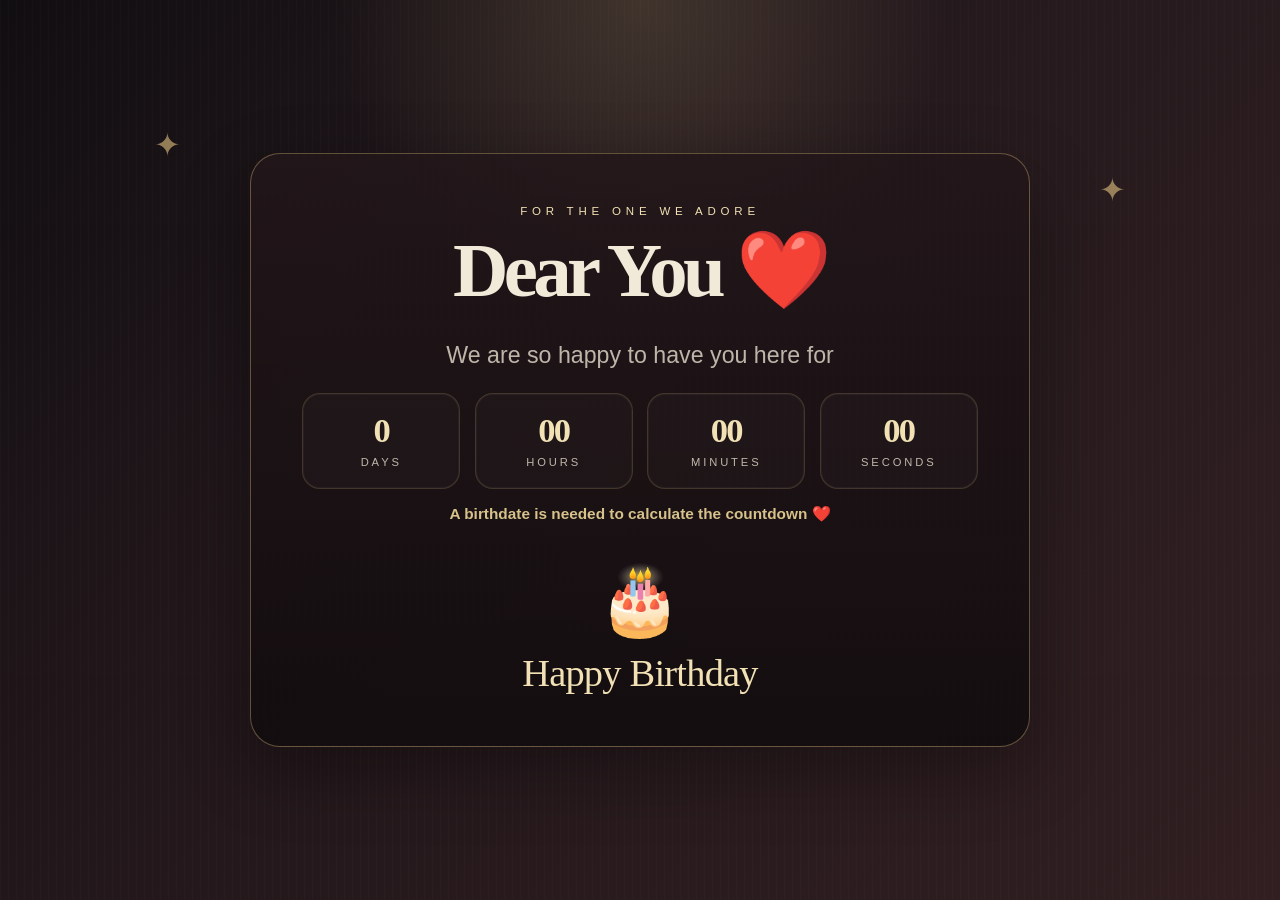
<file: counter/index.html>
<!DOCTYPE html>
<html lang="en">
  <head>
    <meta charset="UTF-8" />
    <meta name="viewport" content="width=device-width, initial-scale=1.0" />
    <meta
      name="description"
      content="A luxurious old-money birthday page with an elegant countdown and personalized greeting."
    />
    <title>Old Money Birthday</title>
    <link rel="stylesheet" href="style.css" />
  </head>
  <body>
    <div class="page-shell">
      <div class="ornament ornament-left" aria-hidden="true">✦</div>
      <div class="ornament ornament-right" aria-hidden="true">✦</div>

      <main class="card" aria-live="polite">
        <p class="kicker">For the one we adore</p>
        <h1 id="greeting" class="greeting">Dear You ❤️</h1>

        <section class="countdown-section" aria-labelledby="countdown-title">
          <h2 id="countdown-title" class="sr-only">Time since the birthday</h2>
          <p class="lead">We are so happy to have you here for</p>

          <div id="countdown" class="countdown" role="timer" aria-live="polite" aria-atomic="true">
            <div class="unit" aria-label="Days">
              <span id="days" class="value">0</span>
              <span class="label">DAYS</span>
            </div>
            <div class="unit" aria-label="Hours">
              <span id="hours" class="value">00</span>
              <span class="label">HOURS</span>
            </div>
            <div class="unit" aria-label="Minutes">
              <span id="minutes" class="value">00</span>
              <span class="label">MINUTES</span>
            </div>
            <div class="unit" aria-label="Seconds">
              <span id="seconds" class="value">00</span>
              <span class="label">SECONDS</span>
            </div>
          </div>
        </section>

        <div id="date-status" class="status-message" role="status" aria-live="polite"></div>

        <div class="cake-wrap" aria-hidden="true">
          <span class="cake">🎂</span>
        </div>

        <p class="birthday-message">Happy Birthday</p>
      </main>
    </div>

    <script src="script.js"></script>
  </body>
</html>
</file>
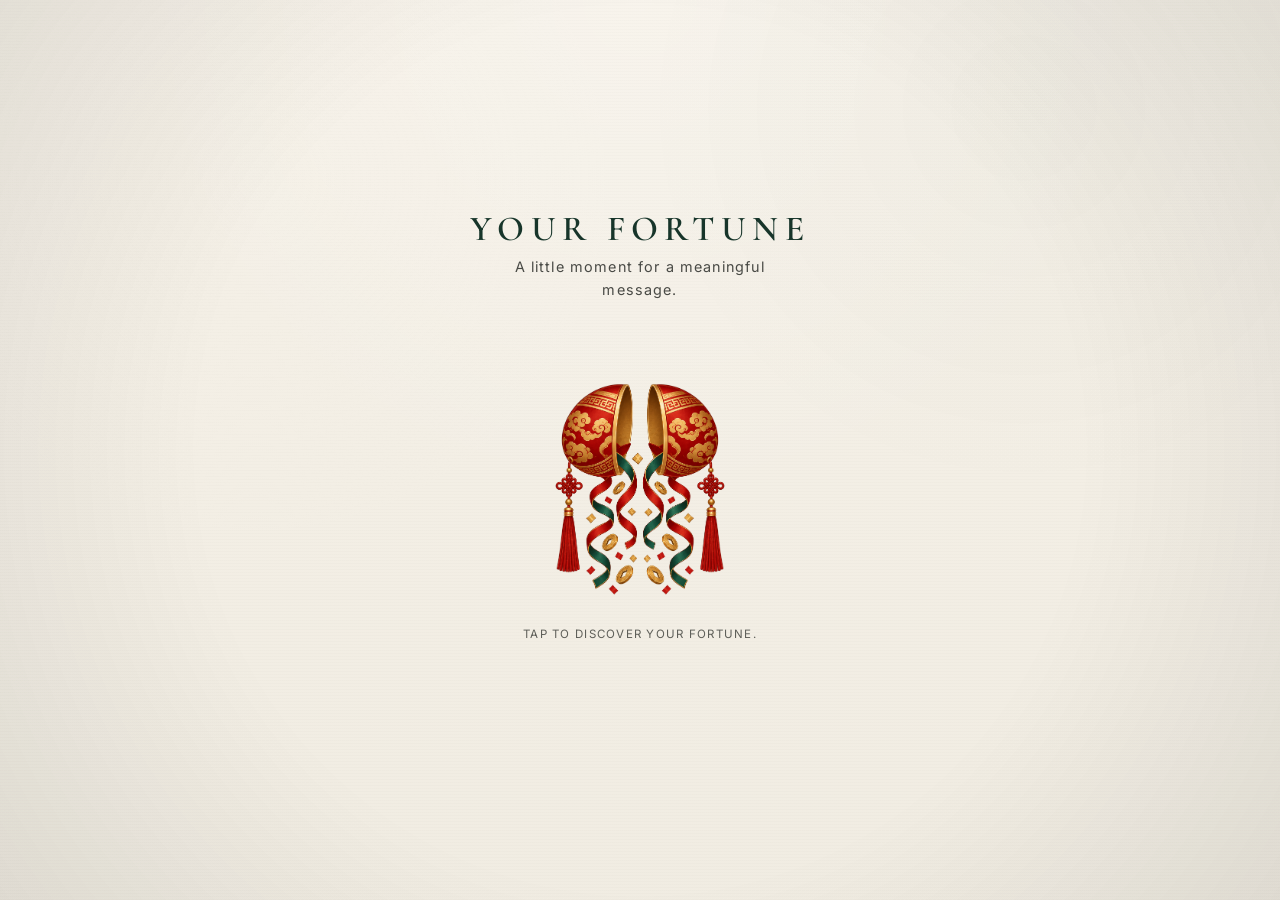
<file: fortune/index.html>
<!DOCTYPE html>
<html lang="en">
  <head>
    <meta charset="UTF-8" />
    <meta name="viewport" content="width=device-width, initial-scale=1.0" />
    <meta
      name="description"
      content="A refined, mobile-friendly fortune cookie experience with a quiet luxury aesthetic."
    />
    <title>Your Fortune</title>
    <link rel="preconnect" href="https://fonts.googleapis.com" />
    <link rel="preconnect" href="https://fonts.gstatic.com" crossorigin />
    <link
      href="https://fonts.googleapis.com/css2?family=Cormorant+Garamond:wght@400;500;600;700&family=Inter:wght@400;500;600;700&display=swap"
      rel="stylesheet"
    />
    <link rel="stylesheet" href="style.css" />
  </head>
  <body>
    <div class="page-shell">
      <header class="masthead" aria-label="Fortune heading">
        <p class="eyebrow">YOUR FORTUNE</p>
        <p class="subtitle">A little moment for a meaningful message.</p>
      </header>

      <main class="fortune-stage">
        <div class="cookie-panel" id="cookiePanel">
          <button
            class="fortune-cookie"
            id="fortuneCookie"
            type="button"
            aria-label="Open your fortune cookie"
          >
            <span class="ornament-half ornament-half-left" aria-hidden="true">
              <img src="Chinese-Ornament.svg" alt="" />
            </span>
            <span class="ornament-half ornament-half-right" aria-hidden="true">
              <img src="Chinese-Ornament.svg" alt="" />
            </span>
          </button>
          <p class="prompt">Tap to discover your fortune.</p>
        </div>

        <section
          class="fortune-card hidden"
          id="fortuneCard"
          aria-live="polite"
          aria-label="Displayed fortune message"
        >
          <div class="ornament" aria-hidden="true">──────── ✦ ────────</div>
          <p class="fortune-header">YOUR FORTUNE</p>
          <blockquote class="fortune-text" id="fortuneText"></blockquote>
          <p class="fortune-signature">— fortune cookie</p>
        </section>

        <div class="actions">
          <button
            class="another-fortune hidden"
            id="anotherFortune"
            type="button"
            aria-label="Reveal another fortune"
          >
            Another Fortune
          </button>
        </div>
      </main>

      <div class="confetti-layer" id="confettiLayer" aria-hidden="true"></div>
    </div>

    <script src="script.js"></script>
  </body>
</html>
</file>
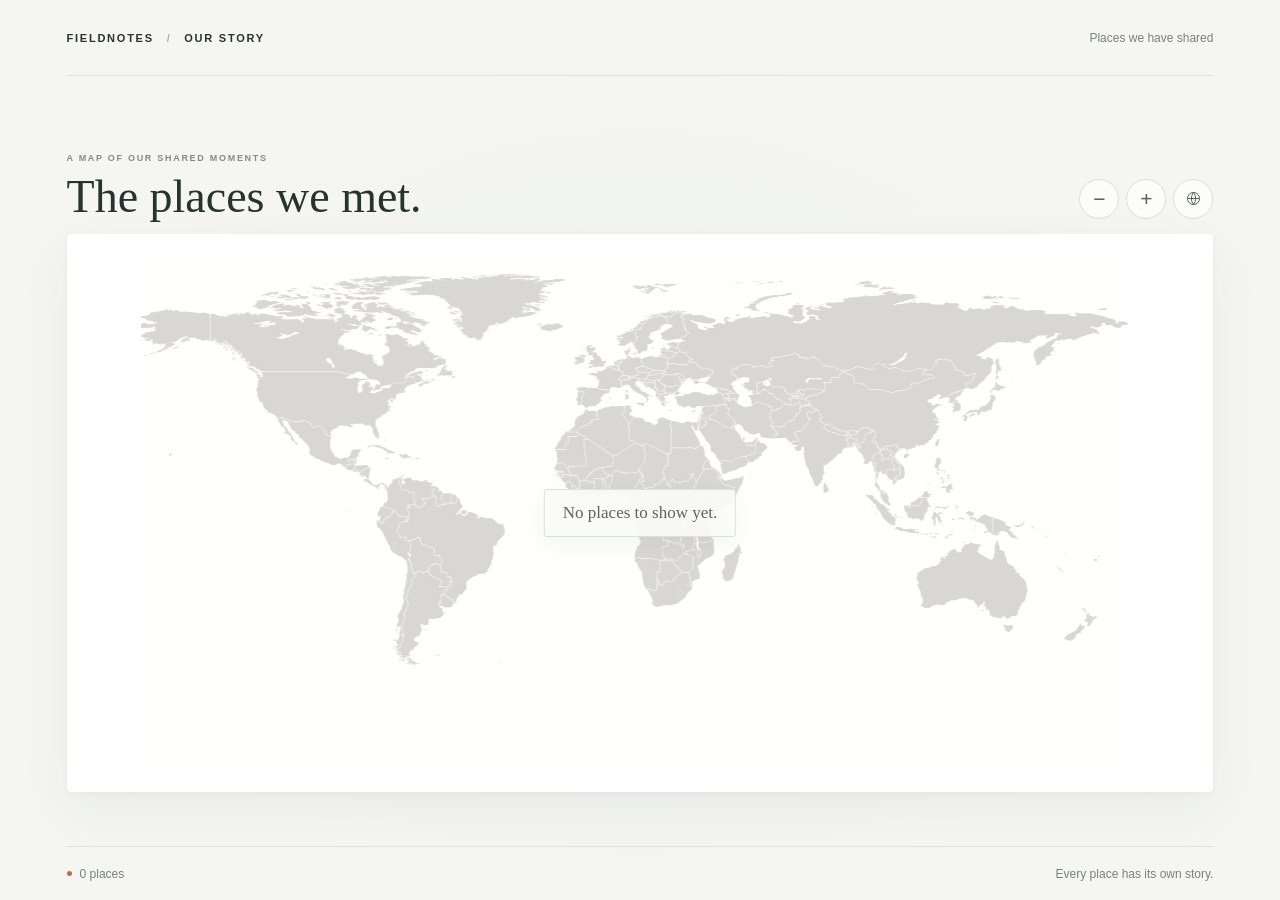
<file: journey/index.html>
<!DOCTYPE html>
<html lang="en">
  <head>
    <meta charset="UTF-8" />
    <meta name="viewport" content="width=device-width, initial-scale=1.0" />
    <meta name="description" content="A quiet map of meaningful places." />
    <meta name="theme-color" content="#f5f6f2" />
    <title>The Places We Met | Fieldnotes</title>
    <link rel="stylesheet" href="journey.css" />
  </head>
  <body>
    <main class="journey-page">
      <header class="masthead">
        <p class="wordmark">FIELDNOTES <span>/</span> OUR STORY</p>
        <p class="edition">Places we have shared</p>
      </header>

      <section class="map-section" aria-label="Map of places we met">
        <div class="map-heading">
          <div>
            <p class="eyebrow">A MAP OF OUR SHARED MOMENTS</p>
            <h1>The places we met.</h1>
          </div>
          <div class="map-tools" aria-label="Map controls">
            <button class="tool-button" id="zoom-out" type="button" aria-label="Zoom out" title="Zoom out">
              <span aria-hidden="true">−</span>
            </button>
            <button class="tool-button" id="zoom-in" type="button" aria-label="Zoom in" title="Zoom in">
              <span aria-hidden="true">+</span>
            </button>
            <button class="tool-button reset-button" id="reset-map" type="button" aria-label="Show whole world" title="Show whole world">
              <svg viewBox="0 0 20 20" aria-hidden="true"><circle cx="10" cy="10" r="7.1" /><path d="M3 10h14M10 3a11 11 0 0 1 0 14M10 3a11 11 0 0 0 0 14" /></svg>
            </button>
          </div>
        </div>

        <div class="map-stage">
          <div class="map-frame" id="map-frame">
            <div class="map-wash" aria-hidden="true"></div>
            <div class="map-art" id="map-art">
              <img class="world-map" src="assets/world-map.svg" alt="" draggable="false" />
              <div class="pins" id="pins" aria-label="Places"></div>
            </div>
            <p class="empty-state" id="empty-state" hidden>No places to show yet.</p>
          </div>
          <aside class="event-card" id="event-card" aria-live="polite" aria-atomic="true" hidden>
            <button class="card-close" id="close-card" type="button" aria-label="Close place details">×</button>
            <p class="card-kicker">A PLACE IN TIME</p>
            <h2 id="event-city"></h2>
            <p class="event-date" id="event-date"></p>
          </aside>
        </div>
      </section>

      <footer class="page-footer">
        <p><span class="footer-dot" aria-hidden="true"></span><span id="place-count">0 places</span></p>
        <p>Every place has its own story.</p>
      </footer>
    </main>
    <script src="journey.js"></script>
  </body>
</html>
</file>
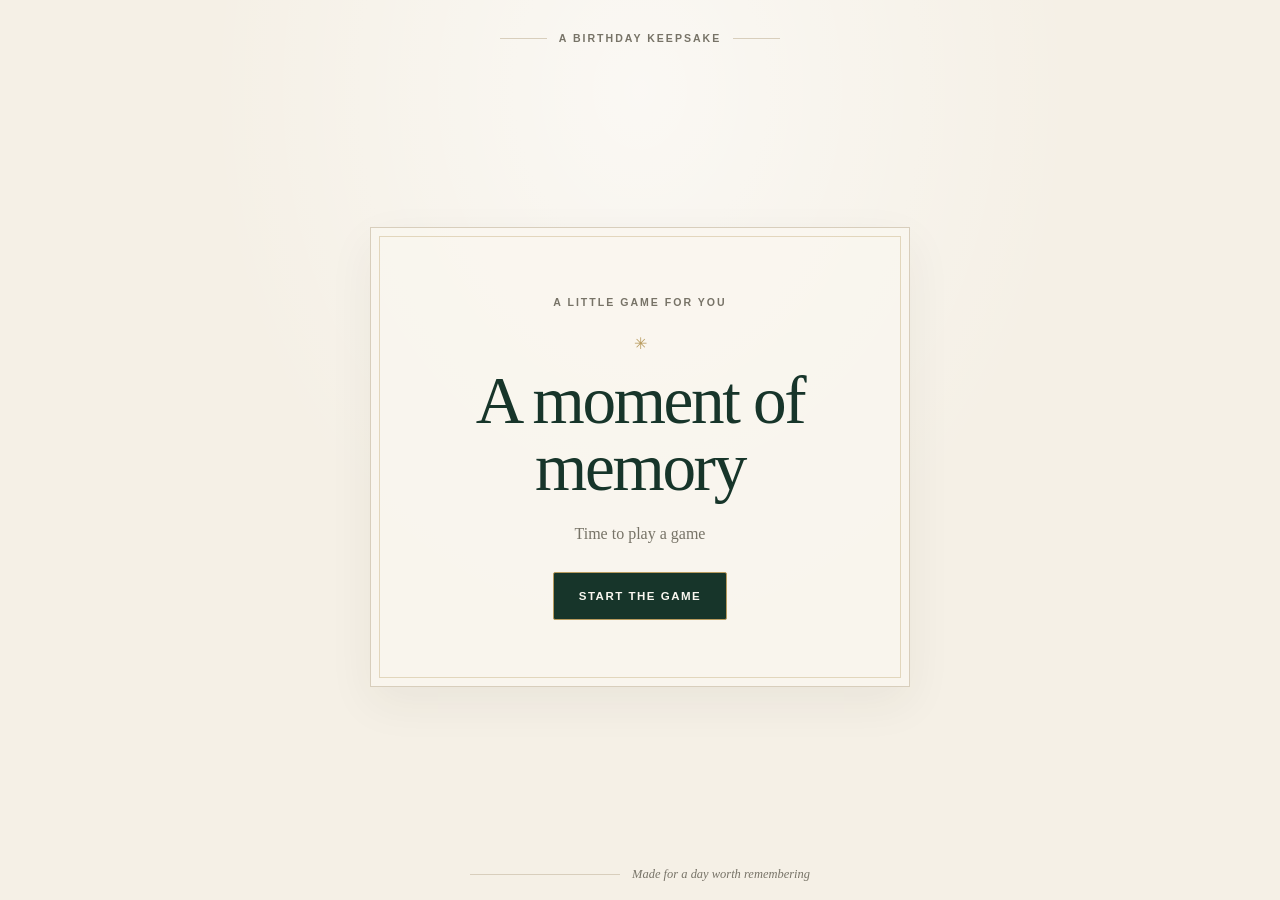
<file: memory/index.html>
<!doctype html>
<html lang="en">
  <head>
    <meta charset="utf-8">
    <meta name="viewport" content="width=device-width, initial-scale=1">
    <meta name="theme-color" content="#f5f0e6">
    <meta name="description" content="A little birthday memory game.">
    <title>A Little Game for You</title>
    <link rel="stylesheet" href="./style.css">
    <script src="./script.js" defer></script>
  </head>
  <body>
    <main class="page-shell">
      <header class="masthead" aria-label="Birthday memory game">
        <span class="masthead-rule"></span>
        <p class="eyebrow">A birthday keepsake</p>
        <span class="masthead-rule"></span>
      </header>

      <section id="intro" class="screen intro-screen" aria-labelledby="intro-title">
        <div class="intro-card">
          <p class="eyebrow">A little game for you</p>
          <span class="ornament" aria-hidden="true">✳</span>
          <h1 id="intro-title">A moment of memory</h1>
          <p class="intro-copy">Time to play a game</p>
          <p id="setup-message" class="setup-message" role="status"></p>
          <div id="missing-assets" class="missing-assets" hidden aria-label="Unavailable image placeholders"></div>
          <button id="start-button" class="button button-primary" type="button" disabled>
            Start the game
          </button>
        </div>
      </section>

      <section id="game" class="screen game-screen" aria-labelledby="game-title" hidden>
        <div class="game-heading">
          <p class="eyebrow">A little game for you</p>
          <h1 id="game-title">Find the pairs</h1>
          <p class="game-instructions">Match each picture with its name.</p>
        </div>
        <div class="progress-row" aria-live="off">
          <p id="progress">Matched: 0 / 0 pairs</p>
          <p id="moves">Moves: 0</p>
        </div>
        <div id="board" class="board" aria-label="Memory game cards"></div>
      </section>

      <section id="celebration" class="screen celebration-screen" aria-labelledby="birthday-title" hidden>
        <div class="celebration-card">
          <p class="eyebrow">With love, on your special day</p>
          <span class="celebration-rule" aria-hidden="true"></span>
          <h1 id="birthday-title">Happy Birthday!</h1>
          <p class="celebration-copy">Every lovely memory found its match.</p>
          <span class="celebration-rule" aria-hidden="true"></span>
          <button id="play-again-button" class="button button-secondary" type="button">Play again</button>
        </div>
        <div id="confetti" class="confetti" aria-hidden="true"></div>
      </section>

      <footer class="page-footer">
        <span class="footer-rule" aria-hidden="true"></span>
        <p>Made for a day worth remembering</p>
      </footer>
      <p id="game-announcement" class="visually-hidden" aria-live="polite" aria-atomic="true"></p>
    </main>
  </body>
</html>
</file>
<file: counter/style.css>
:root {
  --bg-deep: #0d0a0d;
  --bg-rose: #1e1418;
  --bg-warm: #2f1d1f;
  --panel: rgba(26, 18, 20, 0.72);
  --panel-border: rgba(214, 183, 122, 0.4);
  --gold: #d6b77a;
  --gold-soft: #f1e1b5;
  --rose: #c98e8d;
  --ivory: #f2ead9;
  --muted: rgba(242, 234, 217, 0.76);
  --shadow: rgba(0, 0, 0, 0.32);
  --success: #d7c28b;
}

body[data-theme="rose"] {
  --bg-deep: #160d10;
  --bg-rose: #2b161a;
  --bg-warm: #4e2f31;
  --panel: rgba(32, 17, 21, 0.78);
  --panel-border: rgba(228, 170, 177, 0.45);
  --gold: #d99ea6;
  --gold-soft: #f5dfe2;
  --rose: #e9b0ba;
  --ivory: #fff6f9;
  --muted: rgba(255, 246, 249, 0.76);
  --shadow: rgba(50, 20, 28, 0.32);
  --success: #f1c7cf;
}

body[data-theme="champagne"] {
  --bg-deep: #12110d;
  --bg-rose: #1e1a17;
  --bg-warm: #342c24;
  --panel: rgba(30, 24, 20, 0.74);
  --panel-border: rgba(214, 183, 122, 0.46);
  --gold: #d7b87e;
  --gold-soft: #f3e4ba;
  --rose: #d8af90;
  --ivory: #f8f3eb;
  --muted: rgba(248, 243, 235, 0.75);
  --shadow: rgba(0, 0, 0, 0.28);
  --success: #dfc98c;
}

body[data-theme="forest"] {
  --bg-deep: #0a120d;
  --bg-rose: #132018;
  --bg-warm: #1d2d24;
  --panel: rgba(14, 22, 18, 0.76);
  --panel-border: rgba(160, 200, 170, 0.4);
  --gold: #c6d3b2;
  --gold-soft: #ebf1d4;
  --rose: #a9c3a1;
  --ivory: #edf4ec;
  --muted: rgba(237, 244, 236, 0.76);
  --shadow: rgba(0, 0, 0, 0.26);
  --success: #b9d4a6;
}

* {
  box-sizing: border-box;
}

html {
  scroll-behavior: smooth;
}

body {
  margin: 0;
  min-height: 100vh;
  font-family: "Segoe UI", Tahoma, Geneva, Verdana, sans-serif;
  color: var(--ivory);
  background:
    radial-gradient(circle at top, rgba(214, 183, 122, 0.18), transparent 28%),
    linear-gradient(135deg, var(--bg-deep) 0%, var(--bg-rose) 35%, var(--bg-warm) 100%);
}

body::before {
  content: "";
  position: fixed;
  inset: 0;
  background:
    linear-gradient(rgba(255, 255, 255, 0.02), rgba(255, 255, 255, 0.01)),
    repeating-linear-gradient(
      90deg,
      rgba(255, 255, 255, 0.015),
      rgba(255, 255, 255, 0.015) 1px,
      transparent 1px,
      transparent 8px
    );
  pointer-events: none;
}

.page-shell {
  position: relative;
  min-height: 100vh;
  display: grid;
  place-items: center;
  padding: 1.3rem;
  overflow: hidden;
}

.card {
  position: relative;
  z-index: 2;
  width: min(100%, 780px);
  padding: clamp(1.5rem, 4vw, 3.2rem);
  border-radius: 30px;
  background: linear-gradient(180deg, rgba(34, 22, 25, 0.85), rgba(17, 12, 14, 0.88));
  border: 1px solid var(--panel-border);
  box-shadow: 0 24px 70px var(--shadow);
  text-align: center;
}

.kicker {
  margin: 0 0 0.8rem;
  font-size: 0.72rem;
  letter-spacing: 0.3rem;
  text-transform: uppercase;
  color: var(--gold-soft);
}

.greeting {
  margin: 0;
  font-family: Georgia, "Times New Roman", serif;
  font-size: clamp(2.5rem, 6vw, 5rem);
  line-height: 1.08;
  letter-spacing: -0.06em;
  font-weight: 700;
  color: var(--ivory);
  animation: reveal 0.9s ease-out both;
}

.countdown-section {
  margin-top: 1.5rem;
}

.lead {
  margin: 0;
  color: var(--muted);
  font-size: clamp(1rem, 2vw, 1.45rem);
  line-height: 1.6;
  animation: reveal 0.8s ease 0.12s both;
}

.countdown {
  margin-top: 1.2rem;
  display: grid;
  grid-template-columns: repeat(2, minmax(0, 1fr));
  gap: 0.9rem;
  animation: reveal 0.9s ease 0.18s both;
}

.unit {
  min-width: 0;
  padding: 1.1rem 0.75rem;
  border-radius: 18px;
  background: rgba(255, 255, 255, 0.02);
  border: 1px solid rgba(214, 183, 122, 0.2);
  box-shadow: inset 0 0 0 1px rgba(255, 255, 255, 0.04);
  overflow: hidden;
}

.value {
  display: block;
  min-width: 0;
  font-family: Georgia, "Times New Roman", serif;
  font-size: clamp(1.1rem, 2.7vw, 3.1rem);
  font-weight: 700;
  letter-spacing: -0.05em;
  line-height: 1.05;
  color: var(--gold-soft);
  white-space: nowrap;
  font-variant-numeric: tabular-nums;
}

.label {
  display: inline-block;
  margin-top: 0.5rem;
  font-size: 0.7rem;
  letter-spacing: 0.18rem;
  color: var(--muted);
}

.status-message {
  min-height: 1.5rem;
  margin-top: 1rem;
  color: var(--success);
  font-weight: 600;
  font-size: 0.96rem;
}

.cake-wrap {
  margin-top: 2rem;
  font-size: clamp(2.8rem, 6vw, 4.2rem);
  animation: floatSlow 4s ease-in-out infinite;
}

.birthday-message {
  margin: 0.7rem 0 0;
  font-family: Georgia, "Times New Roman", serif;
  font-size: clamp(1.8rem, 3vw, 2.5rem);
  letter-spacing: -0.02em;
  color: var(--gold-soft);
}

.ornament {
  position: absolute;
  z-index: 1;
  color: rgba(214, 183, 122, 0.65);
  font-size: clamp(1.2rem, 2.6vw, 2rem);
  animation: drift 8s ease-in-out infinite;
}

.ornament-left {
  top: 14%;
  left: 12%;
}

.ornament-right {
  right: 12%;
  top: 19%;
  animation-delay: 1.1s;
}

.confetti-layer {
  position: absolute;
  inset: 0;
  pointer-events: none;
  overflow: hidden;
  z-index: 0;
}

.confetti-piece {
  position: absolute;
  top: -10%;
  width: var(--size, 10px);
  height: calc(var(--size, 10px) * 1.8);
  opacity: 0;
  border-radius: 3px;
  background: var(--piece-color, #d6b77a);
  box-shadow: 0 0 14px rgba(214, 183, 122, 0.35);
  animation: confettiDrop var(--duration, 4s) ease-in forwards;
}

.sr-only {
  position: absolute;
  width: 1px;
  height: 1px;
  padding: 0;
  margin: -1px;
  overflow: hidden;
  clip: rect(0, 0, 0, 0);
  white-space: nowrap;
  border: 0;
}

@keyframes reveal {
  from {
    opacity: 0;
    transform: translateY(18px);
  }
  to {
    opacity: 1;
    transform: translateY(0);
  }
}

@keyframes drift {
  0%,
  100% {
    transform: translateY(0) rotate(0deg);
  }
  50% {
    transform: translateY(-16px) rotate(8deg);
  }
}

@keyframes floatSlow {
  0%,
  100% {
    transform: translateY(0);
  }
  50% {
    transform: translateY(-10px);
  }
}

@keyframes confettiDrop {
  0% {
    opacity: 0;
    transform: translate3d(0, 0, 0) rotate(0deg);
  }
  10% {
    opacity: 1;
  }
  100% {
    opacity: 0;
    transform: translate3d(var(--drift, 0px), 110vh, 0) rotate(620deg);
  }
}

@media (min-width: 640px) {
  .countdown {
    grid-template-columns: repeat(4, minmax(0, 1fr));
  }
}

@media (max-width: 440px) {
  .card {
    padding: 1.2rem 1rem 1.6rem;
  }

  .countdown {
    gap: 0.7rem;
  }

  .unit {
    padding: 0.8rem 0.5rem;
  }

  .label {
    letter-spacing: 0.11rem;
  }
}

@media (prefers-reduced-motion: reduce) {
  *, *::before, *::after {
    animation-duration: 0.01ms !important;
    animation-iteration-count: 1 !important;
    transition-duration: 0.01ms !important;
    scroll-behavior: auto !important;
  }
}
</file>
<file: fortune/style.css>
* {
  box-sizing: border-box;
}

:root {
  --cream: #f5f0e6;
  --ivory: #faf7f0;
  --forest: #17352a;
  --gold: #b89b5e;
  --dark: #1e211d;
}

html {
  font-size: 16px;
}

body {
  margin: 0;
  min-height: 100vh;
  display: grid;
  place-items: center;
  font-family: "Inter", "Segoe UI", sans-serif;
  background:
    radial-gradient(circle at top, rgba(255, 255, 255, 0.2), transparent 48%),
    linear-gradient(180deg, rgba(255, 255, 255, 0.08), rgba(23, 53, 42, 0.02)),
    var(--cream);
  color: var(--dark);
  overflow-x: hidden;
}

body::before {
  content: "";
  position: fixed;
  inset: 0;
  pointer-events: none;
  background:
    repeating-linear-gradient(
      0deg,
      rgba(23, 21, 18, 0.012),
      rgba(23, 21, 18, 0.012) 1px,
      transparent 1px,
      transparent 3px
    ),
    radial-gradient(circle at 20% 20%, rgba(255, 255, 255, 0.65), transparent 28%),
    radial-gradient(circle at 80% 12%, rgba(23, 53, 42, 0.03), transparent 30%);
  mix-blend-mode: multiply;
  opacity: 0.75;
}

body::after {
  content: "";
  position: fixed;
  inset: 0;
  pointer-events: none;
  background: radial-gradient(circle at center, transparent 56%, rgba(17, 17, 14, 0.08) 100%);
}

button,
blockquote {
  margin: 0;
}

button {
  font: inherit;
}

.page-shell {
  position: relative;
  width: min(100%, 28rem);
  min-height: 100vh;
  padding: 2.5rem 1.25rem 3rem;
  display: flex;
  flex-direction: column;
  justify-content: center;
  align-items: center;
  text-align: center;
  isolation: isolate;
}

.masthead {
  width: 100%;
  margin-bottom: 1.25rem;
}

.eyebrow,
.fortune-header {
  margin: 0;
  font-family: "Cormorant Garamond", Georgia, serif;
  letter-spacing: 0.18em;
  text-transform: uppercase;
  color: var(--forest);
  font-weight: 600;
}

.eyebrow {
  font-size: clamp(1.6rem, 4vw, 2.2rem);
  line-height: 1;
}

.subtitle {
  margin: 0.55rem auto 0;
  max-width: 20rem;
  font-size: 0.9rem;
  line-height: 1.6;
  letter-spacing: 0.08em;
  text-transform: none;
  color: rgba(30, 33, 29, 0.8);
  font-family: "Inter", "Segoe UI", sans-serif;
}

.fortune-stage {
  position: relative;
  width: 100%;
  display: flex;
  flex-direction: column;
  align-items: center;
  justify-content: center;
  min-height: 23rem;
}

.cookie-panel {
  position: absolute;
  inset: 0;
  display: flex;
  flex-direction: column;
  align-items: center;
  justify-content: center;
  width: 100%;
  transition: opacity 0.6s ease, transform 0.6s ease;
}

.cookie-panel.is-hidden {
  opacity: 0;
  transform: scale(0.96);
  pointer-events: none;
}

.fortune-cookie {
  position: relative;
  width: min(15rem, 62vw);
  aspect-ratio: 1;
  border: 0;
  padding: 0;
  background: transparent;
  cursor: pointer;
  transition: transform 0.35s ease;
  z-index: 1;
}

.fortune-cookie:hover,
.fortune-cookie:focus-visible {
  transform: translateY(-3px);
}

.ornament-half {
  position: absolute;
  inset: 0;
  display: block;
}

.ornament-half img {
  display: block;
  width: 100%;
  height: 100%;
  object-fit: contain;
}

.ornament-half-left {
  clip-path: inset(0 50% 0 0);
  transform-origin: 100% 50%;
}

.ornament-half-right {
  clip-path: inset(0 0 0 50%);
  transform-origin: 0 50%;
}

.fortune-cookie.is-opening .ornament-half-left {
  animation: ornament-open-left 1.25s cubic-bezier(0.2, 0.75, 0.3, 1) both;
}

.fortune-cookie.is-opening .ornament-half-right {
  animation: ornament-open-right 1.25s cubic-bezier(0.2, 0.75, 0.3, 1) both;
}

.fortune-cookie:focus-visible,
.another-fortune:focus-visible {
  outline: 2px solid rgba(23, 53, 42, 0.65);
  outline-offset: 3px;
}

.prompt {
  margin: 1.1rem 0 0;
  font-size: 0.72rem;
  letter-spacing: 0.11em;
  text-transform: uppercase;
  color: rgba(30, 33, 29, 0.7);
}

.fortune-card {
  position: relative;
  display: flex;
  flex-direction: column;
  justify-content: center;
  align-items: center;
  padding: 1.5rem 1.2rem 1.3rem;
  background: linear-gradient(180deg, rgba(250, 247, 240, 0.98), rgba(245, 240, 230, 0.96));
  border: 1px solid rgba(184, 155, 94, 0.8);
  border-radius: 1.1rem;
  box-shadow: 0 16px 40px rgba(37, 31, 22, 0.08);
  opacity: 0;
  visibility: hidden;
  transform: translateY(0.75rem) scale(0.98);
  transition:
    opacity 0.35s ease 0.12s,
    transform 0.7s cubic-bezier(0.18, 0.8, 0.24, 1),
    visibility 0.7s ease;
  width: min(100%, 24rem);
  margin: 0 auto;
}

.fortune-card.is-visible {
  opacity: 1;
  visibility: visible;
  transform: translateY(0) scale(1);
}

.ornament {
  color: var(--gold);
  letter-spacing: 0.18em;
  font-size: 0.76rem;
  margin-bottom: 0.8rem;
}

.fortune-header {
  font-size: clamp(1.4rem, 4vw, 1.8rem);
  letter-spacing: 0.2em;
  margin-bottom: 0.8rem;
}

.fortune-text {
  margin: 0;
  font-family: "Cormorant Garamond", Georgia, serif;
  font-size: clamp(2rem, 6vw, 3rem);
  line-height: 0.98;
  letter-spacing: 0.01em;
  color: var(--dark);
  font-weight: 500;
  text-wrap: pretty;
  max-width: 12ch;
  text-align: center;
  overflow-wrap: anywhere;
}

.fortune-signature {
  margin: 1rem 0 0;
  font-size: 0.9rem;
  letter-spacing: 0.12em;
  text-transform: none;
  color: rgba(30, 33, 29, 0.7);
  font-style: italic;
}

.actions {
  margin-top: 1.25rem;
  display: flex;
  justify-content: center;
  width: 100%;
}

.another-fortune {
  border: 1px solid rgba(184, 155, 94, 0.8);
  background: linear-gradient(180deg, var(--forest), #0f271f);
  color: var(--ivory);
  padding: 0.9rem 1.4rem;
  min-width: 11.5rem;
  font-family: "Inter", "Segoe UI", sans-serif;
  font-size: 0.8rem;
  letter-spacing: 0.13em;
  text-transform: uppercase;
  cursor: pointer;
  box-shadow: 0 12px 24px rgba(23, 53, 42, 0.16);
  transition: transform 0.25s ease, box-shadow 0.25s ease, opacity 0.25s ease;
}

.another-fortune:hover,
.another-fortune:focus-visible {
  transform: translateY(-1px);
  box-shadow: 0 15px 28px rgba(23, 53, 42, 0.22);
}

.hidden {
  display: none;
}

.confetti-layer {
  position: fixed;
  inset: 0;
  pointer-events: none;
  overflow: hidden;
}

.confetti-piece {
  position: absolute;
  left: var(--origin-x);
  top: var(--origin-y);
  width: var(--size);
  height: calc(var(--size) * 1.8);
  opacity: 0;
  border-radius: 0.12rem;
  box-shadow: 0 0 10px rgba(23, 53, 42, 0.08);
  animation: confetti-fall var(--duration) cubic-bezier(0.12, 0.68, 0.26, 1) forwards;
}

@keyframes ornament-open-left {
  0% {
    transform: translate(0, 0) rotate(0) scale(1);
  }
  18% {
    transform: translate(-4px, -4px) rotate(-2deg) scale(1.02);
  }
  100% {
    transform: translate(-112px, 14px) rotate(-12deg) scale(0.96);
  }
}

@keyframes ornament-open-right {
  0% {
    transform: translate(0, 0) rotate(0) scale(1);
  }
  18% {
    transform: translate(4px, -4px) rotate(2deg) scale(1.02);
  }
  100% {
    transform: translate(112px, 14px) rotate(12deg) scale(0.96);
  }
}

@keyframes confetti-fall {
  0% {
    opacity: 0;
    transform: translate3d(0, 0, 0) rotate(0deg) scale(0.6);
  }
  12% {
    opacity: 1;
  }
  100% {
    opacity: 0;
    transform: translate3d(var(--x), var(--y), 0) rotate(var(--spin)) scale(1);
  }
}

@media (min-width: 640px) {
  .page-shell {
    width: min(100%, 35rem);
    padding-top: 3rem;
  }

  .fortune-card {
    padding: 1.8rem 1.6rem 1.5rem;
  }
}

@media (prefers-reduced-motion: reduce) {
  *,
  *::before,
  *::after {
    animation-duration: 0.01ms !important;
    animation-iteration-count: 1 !important;
    transition-duration: 0.01ms !important;
    scroll-behavior: auto !important;
  }

  .fortune-cookie,
  .fortune-card,
  .another-fortune,
  .cookie-panel {
    transition: none !important;
  }
}
</file>
<file: journey/journey.css>
:root {
  color-scheme: light;
  --paper: #f5f6f2;
  --ink: #26332e;
  --muted: #78827c;
  --line: #dce2dc;
  --land: #e5e9e1;
  --accent: #bb6e51;
  --serif: "Iowan Old Style", "Palatino Linotype", "Book Antiqua", Georgia, serif;
  --sans: "Avenir Next", Avenir, "Segoe UI", sans-serif;
}

* { box-sizing: border-box; }

html, body { min-width: 320px; min-height: 100%; margin: 0; }

body {
  color: var(--ink);
  background:
    radial-gradient(ellipse at 50% 54%, rgba(232, 238, 231, 0.58), transparent 62%),
    var(--paper);
  font-family: var(--sans);
  -webkit-font-smoothing: antialiased;
}

button, a { font: inherit; }
button { color: inherit; }

.journey-page {
  width: min(100%, 1600px);
  min-height: 100svh;
  margin: 0 auto;
  padding: 0 clamp(20px, 5.2vw, 84px);
  display: flex;
  flex-direction: column;
}

.masthead, .page-footer {
  min-height: 76px;
  display: flex;
  align-items: center;
  justify-content: space-between;
  border-bottom: 1px solid var(--line);
}

.wordmark {
  color: var(--ink);
  font-size: 11px;
  font-weight: 700;
  letter-spacing: 0.16em;
  text-decoration: none;
}

.wordmark span { padding: 0 8px; color: #aab2aa; }
.edition, .page-footer p { margin: 0; color: var(--muted); font-size: 12px; }

.map-section {
  flex: 1;
  display: flex;
  flex-direction: column;
  justify-content: center;
  padding: clamp(24px, 5vh, 52px) 0 22px;
}

.map-heading {
  width: min(100%, 1240px);
  margin: 0 auto 12px;
  display: flex;
  align-items: end;
  justify-content: space-between;
  gap: 24px;
}

.eyebrow, .card-kicker {
  margin: 0 0 9px;
  color: #838c85;
  font-size: 9px;
  font-weight: 700;
  letter-spacing: 0.19em;
}

h1 {
  margin: 0;
  font-family: var(--serif);
  font-size: clamp(29px, 4vw, 46px);
  font-weight: 400;
  line-height: 1.08;
}

.map-tools { display: flex; gap: 7px; padding-bottom: 3px; }

.tool-button, .card-close {
  width: 40px;
  height: 40px;
  display: grid;
  place-items: center;
  border: 1px solid #d9dfd9;
  border-radius: 50%;
  background: rgba(255, 255, 255, 0.72);
  color: #526159;
  cursor: pointer;
  transition: background 180ms ease, color 180ms ease, transform 180ms ease;
}

.tool-button span { font-size: 21px; font-weight: 300; line-height: 1; }
.tool-button svg { width: 17px; fill: none; stroke: currentColor; stroke-width: 1.15; }
.tool-button:hover { background: white; color: var(--accent); transform: translateY(-1px); }

.map-stage {
  position: relative;
  width: min(100%, 1240px);
  margin: 0 auto;
}

.map-frame {
  position: relative;
  isolation: isolate;
  width: 100%;
  height: min(62svh, 690px);
  min-height: 360px;
  overflow: hidden;
  border: 1px solid #fff;
  border-radius: 4px;
  background: #fff;
  box-shadow: 0 18px 54px rgba(45, 60, 49, 0.055), 0 2px 8px rgba(45, 60, 49, 0.035);
  touch-action: none;
  cursor: grab;
}

.map-frame.is-dragging { cursor: grabbing; }
.map-wash { position: absolute; inset: 0; background: #fff; pointer-events: none; }

.map-art {
  position: absolute;
  left: 50%;
  top: 50%;
  width: min(100%, calc((62svh) * 1.79), 1240px);
  aspect-ratio: 1.79;
  transform: translate(-50%, -50%);
  transform-origin: center;
  transition: transform 2600ms cubic-bezier(.2, .68, .22, 1);
  will-change: transform;
}

.world-map {
  display: block;
  width: 100%;
  height: 100%;
  object-fit: fill;
  opacity: 0.82;
  filter: grayscale(.72) saturate(.34) brightness(1.1) sepia(.08);
  user-select: none;
  pointer-events: none;
}

.pins { position: absolute; inset: 0; }

.map-pin {
  position: absolute;
  z-index: 1;
  width: 44px;
  height: 44px;
  padding: 0;
  display: grid;
  place-items: center;
  transform: translate(-50%, -50%);
  border: 0;
  border-radius: 50%;
  background: transparent;
  cursor: pointer;
  pointer-events: none;
  -webkit-tap-highlight-color: transparent;
}

.map-pin::before, .map-pin::after {
  position: absolute;
  content: "";
  border-radius: 50%;
  transition: transform 240ms ease, opacity 240ms ease;
}

.map-pin::before {
  width: 13px;
  height: 13px;
  border: 1px solid rgba(255, 255, 255, .96);
  background: var(--accent);
  box-shadow: 0 1px 5px rgba(64, 50, 43, .28);
}

.map-pin::after { width: 24px; height: 24px; border: 1px solid rgba(187, 110, 81, .4); opacity: 0; }
.map-pin:hover::before, .map-pin:focus-visible::before { transform: scale(1.22); }
.map-pin:focus-visible { outline: 2px solid #374e42; outline-offset: 0; }
.map-pin.is-active { z-index: 2; }
.map-pin.is-active::after { opacity: 1; transform: scale(1.12); }
.map-pin.is-active::before { transform: scale(1.12); box-shadow: 0 0 0 3px rgba(187, 110, 81, .12), 0 1px 7px rgba(64, 50, 43, .25); }
.map-pin.is-active.is-pulsing::after { animation: pin-pulse 1.8s ease-out infinite; }

.empty-state {
  position: absolute;
  left: 50%;
  top: 50%;
  margin: 0;
  padding: 13px 18px;
  transform: translate(-50%, -50%);
  border: 1px solid rgba(215, 222, 215, .9);
  border-radius: 3px;
  background: rgba(250, 251, 248, .9);
  box-shadow: 0 7px 24px rgba(50, 60, 52, .06);
  color: #59665e;
  font-family: var(--serif);
  font-size: 17px;
  white-space: nowrap;
}

.event-card {
  position: absolute;
  z-index: 4;
  left: 26px;
  bottom: 26px;
  width: min(270px, calc(100% - 52px));
  min-height: 116px;
  padding: 22px 24px 20px;
  border: 1px solid rgba(217, 223, 216, .88);
  border-radius: 3px;
  background: rgba(250, 251, 248, .96);
  box-shadow: 0 12px 35px rgba(43, 55, 46, .12);
  animation: card-in 360ms cubic-bezier(.2, .75, .25, 1) both;
}

.event-card[hidden] { display: block; visibility: hidden; pointer-events: none; }
.event-card .card-kicker { margin-bottom: 7px; font-size: 8px; }
.event-card h2 { margin: 0; padding-right: 18px; font-family: var(--serif); font-size: 27px; font-weight: 400; line-height: 1.1; }
.event-date { margin: 5px 0 0; color: #69766e; font-size: 13px; }
.card-close { position: absolute; top: 10px; right: 10px; width: 30px; height: 30px; border-color: transparent; background: transparent; font-size: 23px; font-weight: 300; }
.card-close:hover { background: #edf0eb; }

.page-footer { min-height: 54px; border-top: 1px solid var(--line); border-bottom: 0; }
.page-footer p:first-child { display: flex; align-items: center; gap: 8px; }
.footer-dot { width: 5px; height: 5px; border-radius: 50%; background: var(--accent); }

button:focus-visible, a:focus-visible { outline: 2px solid #42584a; outline-offset: 3px; }

@keyframes pin-pulse { 0% { opacity: .8; transform: scale(.75); } 100% { opacity: 0; transform: scale(1.55); } }
@keyframes card-in { from { opacity: 0; transform: translateY(10px); } to { opacity: 1; transform: translateY(0); } }

@media (max-width: 640px) {
  .journey-page { padding: 0 16px; }
  .masthead { min-height: 61px; }
  .edition { font-size: 11px; }
  .map-section { min-height: 0; justify-content: flex-start; padding: 15px 0 10px; }
  .map-heading { align-items: center; gap: 10px; margin-bottom: 6px; }
  .eyebrow { margin-bottom: 7px; font-size: 8px; }
  h1 { max-width: 230px; font-size: clamp(27px, 8vw, 35px); }
  .map-tools { gap: 4px; }
  .tool-button { width: 35px; height: 35px; }
  .reset-button { display: none; }
  .map-frame { flex: 1; height: auto; min-height: min(280px, 38svh); }
  .map-art { width: auto; height: 100%; aspect-ratio: 1.79; }
  .map-pin { width: 48px; height: 48px; }
  .map-pin::before { width: 12px; height: 12px; }
  .map-stage { flex: 1; min-height: 0; display: flex; flex-direction: column; gap: 8px; }
  .event-card { position: relative; inset: auto; width: 100%; min-height: 118px; padding: 21px 24px 18px; border-radius: 4px; animation-name: sheet-in; }
  .event-card h2 { font-size: 29px; }
  .page-footer { min-height: 48px; }
  .page-footer p { font-size: 10px; }
}

@keyframes sheet-in { from { opacity: 0; transform: translateY(22px); } to { opacity: 1; transform: translateY(0); } }

@media (max-width: 380px) {
  .journey-page { padding: 0 12px; }
  .wordmark { font-size: 10px; }
  .map-tools { gap: 2px; }
  .tool-button { width: 32px; height: 32px; }
}

@media (prefers-reduced-motion: reduce) {
  *, *::before, *::after { scroll-behavior: auto !important; animation-duration: .01ms !important; animation-iteration-count: 1 !important; transition-duration: .01ms !important; }
}
</file>
<file: memory/style.css>
:root {
  color-scheme: light;
  --color-cream: #f5f0e6;
  --color-ivory: #faf7f0;
  --color-forest: #17352a;
  --color-burgundy: #641f2a;
  --color-gold: #b89b5e;
  --color-dark: #1e211d;
  --color-muted: #777367;
  --color-border: #d8cebc;
  font-family: "Trebuchet MS", "Gill Sans", sans-serif;
  color: var(--color-dark);
  background: var(--color-cream);
  font-synthesis: none;
  text-rendering: optimizeLegibility;
}

* {
  box-sizing: border-box;
}

body {
  min-width: 320px;
  min-height: 100vh;
  margin: 0;
  background:
    radial-gradient(ellipse at 50% 10%, rgba(255, 255, 255, 0.56), transparent 48%),
    var(--color-cream);
}

button {
  font: inherit;
}

.page-shell {
  display: flex;
  min-height: 100vh;
  flex-direction: column;
  align-items: center;
  padding: 24px 20px 18px;
}

.masthead {
  display: flex;
  width: min(100%, 280px);
  align-items: center;
  gap: 12px;
  color: var(--color-muted);
}

.masthead .eyebrow {
  margin: 0;
  white-space: nowrap;
}

.masthead-rule,
.footer-rule {
  height: 1px;
  flex: 1;
  background: var(--color-border);
}

.eyebrow {
  color: var(--color-muted);
  font-size: 0.66rem;
  font-weight: 600;
  letter-spacing: 0.19em;
  line-height: 1.6;
  text-transform: uppercase;
}

.screen {
  width: 100%;
  flex: 1;
}

.intro-screen,
.celebration-screen {
  display: grid;
  place-items: center;
  padding: 38px 0;
}

.intro-card,
.celebration-card {
  position: relative;
  width: min(100%, 540px);
  padding: clamp(34px, 8vw, 66px) 24px;
  border: 1px solid var(--color-border);
  background: rgba(250, 247, 240, 0.82);
  box-shadow: 0 16px 44px rgba(49, 43, 31, 0.06);
  text-align: center;
}

.intro-card::before,
.celebration-card::before {
  position: absolute;
  inset: 8px;
  border: 1px solid rgba(184, 155, 94, 0.35);
  content: "";
  pointer-events: none;
}

h1 {
  margin: 0;
  color: var(--color-forest);
  font-family: "Cormorant Garamond", "Palatino Linotype", "Book Antiqua", Georgia, serif;
  font-size: clamp(2.5rem, 9vw, 4.2rem);
  font-weight: 500;
  letter-spacing: -0.035em;
  line-height: 1;
}

.intro-card .eyebrow,
.celebration-card .eyebrow {
  margin: 0 0 23px;
}

.ornament {
  display: block;
  margin: 20px 0 14px;
  color: var(--color-gold);
  font-size: 1rem;
}

.intro-copy,
.game-instructions,
.celebration-copy {
  color: var(--color-muted);
  font-family: Georgia, "Times New Roman", serif;
  font-size: 1rem;
  line-height: 1.7;
}

.intro-copy {
  max-width: 300px;
  margin: 18px auto 25px;
}

.setup-message {
  max-width: 390px;
  margin: 0 auto 18px;
  color: var(--color-burgundy);
  font-size: 0.84rem;
  line-height: 1.6;
}

.setup-message:empty {
  display: none;
}

.missing-assets {
  display: flex;
  flex-wrap: wrap;
  justify-content: center;
  gap: 10px;
  margin: 0 auto 18px;
}

.missing-asset {
  width: 72px;
  text-align: center;
}

.missing-asset-placeholder {
  display: grid;
  aspect-ratio: 1 / 1;
  place-items: center;
  border: 1px solid var(--color-gold);
  background: var(--color-forest);
  box-shadow: inset 0 0 0 4px var(--color-forest), inset 0 0 0 5px rgba(226, 208, 160, 0.5);
  color: #e2d0a0;
  font-family: Georgia, "Times New Roman", serif;
  font-size: 1rem;
}

.missing-asset-name {
  display: block;
  margin-top: 5px;
  overflow-wrap: anywhere;
  color: var(--color-muted);
  font-size: 0.6rem;
  line-height: 1.35;
}

.button {
  position: relative;
  min-height: 48px;
  padding: 12px 25px;
  border: 1px solid var(--color-gold);
  border-radius: 2px;
  cursor: pointer;
  font-size: 0.72rem;
  font-weight: 700;
  letter-spacing: 0.13em;
  text-transform: uppercase;
  transition: background-color 180ms ease, color 180ms ease, transform 180ms ease;
}

.button:hover:not(:disabled) {
  transform: translateY(-1px);
}

.button:focus-visible,
.memory-card:focus-visible {
  outline: 3px solid var(--color-burgundy);
  outline-offset: 4px;
}

.button-primary {
  background: var(--color-forest);
  color: var(--color-ivory);
}

.button-primary:hover:not(:disabled) {
  background: #214638;
}

.button:disabled {
  cursor: not-allowed;
  opacity: 0.48;
}

.game-screen {
  max-width: 760px;
  padding: 40px 0 25px;
}

.game-heading {
  text-align: center;
}

.game-heading .eyebrow {
  margin: 0 0 12px;
}

.game-heading h1 {
  font-size: clamp(2.35rem, 8vw, 3.5rem);
}

.game-instructions {
  margin: 12px 0 24px;
  font-size: 0.94rem;
}

.progress-row {
  display: flex;
  justify-content: space-between;
  gap: 12px;
  margin: 0 auto 14px;
  color: var(--color-muted);
  font-size: 0.66rem;
  font-weight: 700;
  letter-spacing: 0.12em;
  text-transform: uppercase;
}

.progress-row p {
  margin: 0;
}

.board {
  display: grid;
  grid-template-columns: repeat(3, minmax(0, 1fr));
  gap: clamp(8px, 2.2vw, 14px);
  width: 100%;
  margin: 0 auto;
}

@media (min-width: 640px) {
  .board {
    grid-template-columns: repeat(4, minmax(0, 1fr));
  }
}

.memory-card {
  position: relative;
  aspect-ratio: 1 / 1;
  min-width: 0;
  padding: 0;
  overflow: hidden;
  border: 0;
  background: transparent;
  cursor: pointer;
  perspective: 900px;
  -webkit-tap-highlight-color: transparent;
}

.memory-card[aria-disabled="true"] {
  cursor: default;
}

.card-inner {
  position: absolute;
  inset: 0;
  border-radius: 2px;
  transform-style: preserve-3d;
  transition: transform 420ms cubic-bezier(0.2, 0.7, 0.25, 1);
}

.memory-card.is-revealed .card-inner,
.memory-card.is-matched .card-inner {
  transform: rotateY(180deg);
}

.card-face {
  position: absolute;
  inset: 0;
  display: grid;
  overflow: hidden;
  place-items: center;
  backface-visibility: hidden;
  -webkit-backface-visibility: hidden;
}

.card-back {
  border: 1px solid var(--color-gold);
  background-color: var(--color-forest);
  box-shadow: 0 4px 11px rgba(30, 33, 29, 0.12);
}

.card-back::before {
  position: absolute;
  inset: 5px;
  border: 1px solid rgba(226, 208, 160, 0.48);
  content: "";
}

.card-emblem {
  display: grid;
  width: 34%;
  height: 34%;
  place-items: center;
  border: 1px solid rgba(226, 208, 160, 0.7);
  color: #e2d0a0;
  font-family: Georgia, "Times New Roman", serif;
  font-size: clamp(0.85rem, 4vw, 1.5rem);
}

.card-front {
  border: 1px solid var(--color-gold);
  background: var(--color-ivory);
  transform: rotateY(180deg);
}

.card-front img {
  display: block;
  width: 100%;
  height: 100%;
  object-fit: cover;
}

.card-text {
  display: block;
  width: 100%;
  min-width: 0;
  max-height: 100%;
  padding: clamp(5px, 2vw, 12px);
  overflow: hidden;
  color: var(--color-forest);
  font-family: "Cormorant Garamond", "Palatino Linotype", "Book Antiqua", Georgia, serif;
  font-size: clamp(0.5rem, 2.5vw, 1.1rem);
  line-height: 1.2;
  overflow-wrap: anywhere;
  text-align: center;
  text-wrap: pretty;
}

.memory-card.is-matched {
  z-index: 1;
  animation: match-settle 780ms cubic-bezier(0.2, 0.75, 0.25, 1);
}

.memory-card.is-matched::after {
  position: absolute;
  inset: 1px;
  border: 1px solid rgba(226, 208, 160, 0.85);
  background: linear-gradient(
    110deg,
    transparent 25%,
    rgba(255, 255, 255, 0.12) 42%,
    rgba(255, 246, 219, 0.76) 50%,
    rgba(255, 255, 255, 0.12) 58%,
    transparent 75%
  );
  content: "";
  pointer-events: none;
  animation: match-shimmer 900ms ease-out both;
}

@keyframes match-settle {
  0%, 100% { transform: scale(1); box-shadow: 0 4px 11px rgba(30, 33, 29, 0.12); }
  34% { transform: scale(1.045); box-shadow: 0 0 0 1px var(--color-gold), 0 8px 22px rgba(184, 155, 94, 0.46); }
}

@keyframes match-shimmer {
  0% { opacity: 0; background-position: 150% 0; }
  22% { opacity: 0.85; }
  100% { opacity: 0; background-position: -150% 0; }
}

.celebration-screen {
  position: relative;
  overflow: hidden;
}

.celebration-card {
  z-index: 1;
  width: min(100%, 640px);
  padding-top: clamp(50px, 12vw, 92px);
  padding-bottom: clamp(42px, 10vw, 76px);
  animation: card-appear 850ms cubic-bezier(0.2, 0.75, 0.25, 1) both;
}

.celebration-card h1 {
  color: var(--color-forest);
  font-size: clamp(3.4rem, 13vw, 6.2rem);
}

.celebration-rule {
  display: block;
  width: 54px;
  height: 1px;
  margin: 24px auto;
  background: var(--color-gold);
}

.celebration-copy {
  margin: 20px 0 0;
}

.button-secondary {
  margin-top: 8px;
  background: transparent;
  color: var(--color-forest);
}

.button-secondary:hover {
  background: rgba(184, 155, 94, 0.12);
}

.confetti {
  position: absolute;
  inset: 0;
  overflow: hidden;
  pointer-events: none;
}

.confetti-piece {
  position: absolute;
  top: -14px;
  width: 5px;
  height: 11px;
  background: var(--piece-color);
  opacity: 0;
  animation: confetti-fall var(--fall-duration) ease-in var(--fall-delay) both;
  transform: rotate(var(--piece-rotation));
}

@keyframes confetti-fall {
  0% { opacity: 0; transform: translate3d(0, -5vh, 0) rotate(0); }
  12% { opacity: 0.82; }
  100% { opacity: 0; transform: translate3d(var(--drift), 105vh, 0) rotate(500deg); }
}

@keyframes card-appear {
  from { opacity: 0; transform: translateY(12px); }
  to { opacity: 1; transform: translateY(0); }
}

.page-footer {
  display: flex;
  width: min(100%, 340px);
  align-items: center;
  gap: 12px;
  color: var(--color-muted);
}

.page-footer p {
  margin: 0;
  white-space: nowrap;
  font-family: Georgia, "Times New Roman", serif;
  font-size: 0.78rem;
  font-style: italic;
}

.visually-hidden {
  position: absolute;
  width: 1px;
  height: 1px;
  padding: 0;
  overflow: hidden;
  clip: rect(0, 0, 0, 0);
  white-space: nowrap;
  clip-path: inset(50%);
}

[hidden] {
  display: none !important;
}

@media (min-width: 700px) {
  .page-shell {
    padding-top: 30px;
  }
}

@media (max-width: 380px) {
  .page-shell {
    padding-right: 14px;
    padding-left: 14px;
  }

  .game-screen {
    padding-top: 28px;
  }

  .progress-row {
    font-size: 0.59rem;
    letter-spacing: 0.09em;
  }
}

@media (prefers-reduced-motion: reduce) {
  *,
  *::before,
  *::after {
    scroll-behavior: auto !important;
    animation-duration: 0.01ms !important;
    animation-iteration-count: 1 !important;
    transition-duration: 0.01ms !important;
  }
}
</file>
